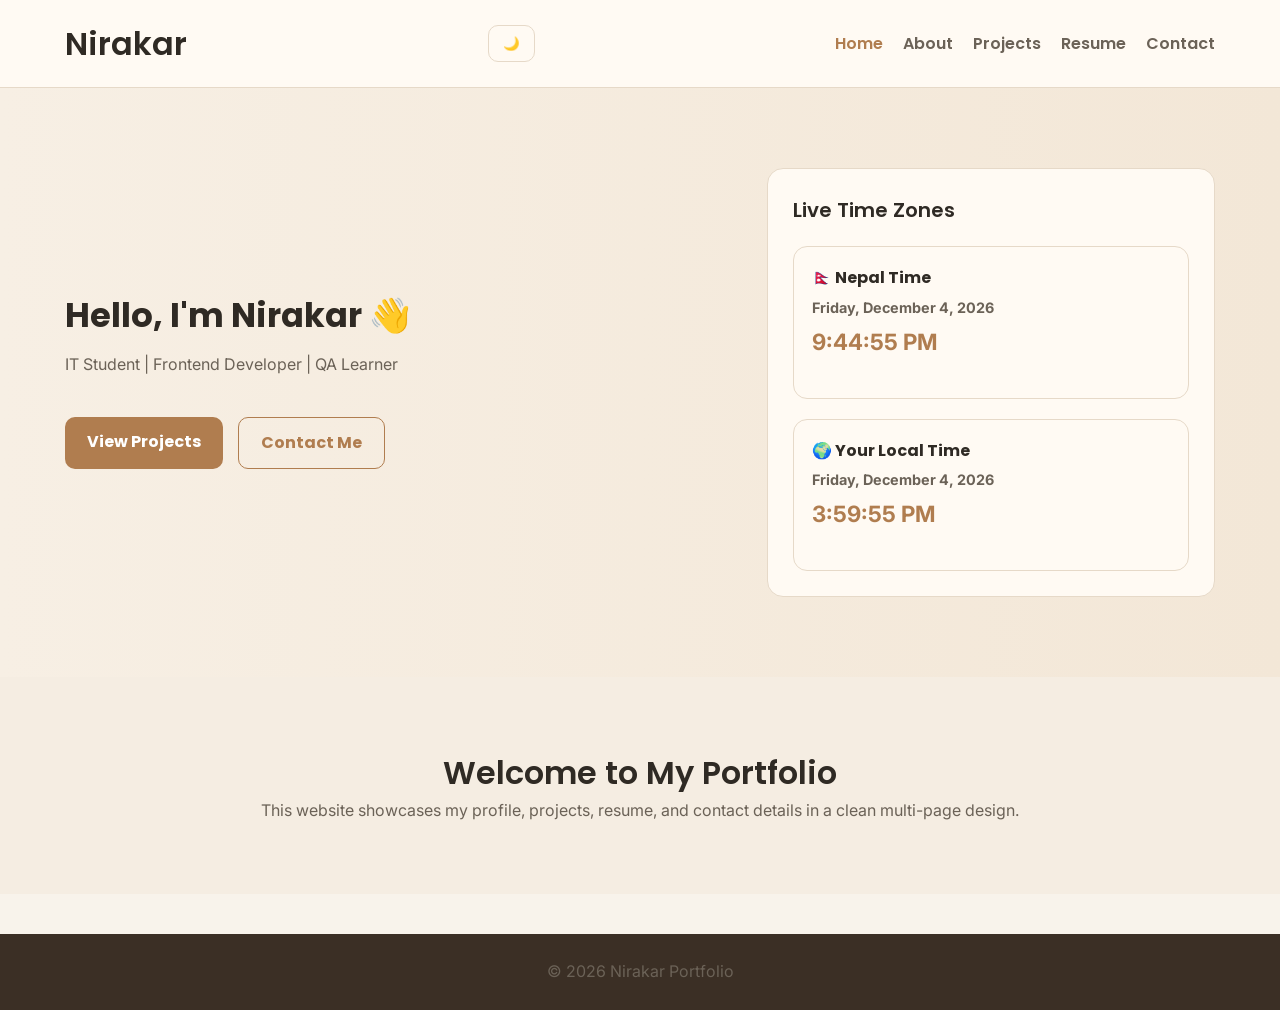
<file: index.html>
<!DOCTYPE html>
<html lang="en">
<head>
  <meta charset="UTF-8" />
  <meta name="viewport" content="width=device-width, initial-scale=1.0" />
  <title>Nirakar | Home</title>
  <link rel="preconnect" href="https://fonts.googleapis.com">
<link rel="preconnect" href="https://fonts.gstatic.com" crossorigin>
<link href="https://fonts.googleapis.com/css2?family=Inter:wght@400;500;600&family=Poppins:wght@500;600;700&display=swap" rel="stylesheet">
  <link rel="stylesheet" href="css/style.css" />
</head>
<body>
  <header class="site-header">
    <div class="container navbar">
      <h2 class="logo">Nirakar</h2>

      <div class="nav-actions">
        <button id="themeToggle" class="theme-toggle-btn" aria-label="Toggle theme">🌙</button>
        <button class="menu-toggle" id="menuToggle" aria-label="Open menu">☰</button>
      </div>

      <nav class="nav" id="navMenu">
        <a href="index.html" class="active">Home</a>
        <a href="about.html">About</a>
        <a href="projects.html">Projects</a>
        <a href="resume.html">Resume</a>
        <a href="contact.html">Contact</a>
      </nav>
    </div>
  </header>

  <main>
    <section class="hero">
      <div class="container hero-content">
        <div>
          <h1>Hello, I'm Nirakar 👋</h1>
          <p>IT Student | Frontend Developer | QA Learner</p>
          <div class="hero-buttons">
            <a href="projects.html" class="btn btn-primary">View Projects</a>
            <a href="contact.html" class="btn btn-secondary">Contact Me</a>
          </div>
        </div>

        <div class="hero-card">
  <h3>Live Time Zones</h3>

  <div class="clock-box">
    <h4>🇳🇵 Nepal Time</h4>
    <p class="date" id="nepalDate"></p>
    <p class="time" id="nepalClock">Loading...</p>
  </div>

  <div class="clock-box">
    <h4>🌍 Your Local Time</h4>
    <p class="date" id="userDate"></p>
    <p class="time" id="userClock">Loading...</p>
  </div>
</div>
    </section>

    <section class="section light-bg">
      <div class="container">
        <div class="section-title">
          <h2>Welcome to My Portfolio</h2>
          <p>This website showcases my profile, projects, resume, and contact details in a clean multi-page design.</p>
        </div>
      </div>
    </section>
  </main>

  <footer class="site-footer">
    <div class="container footer-content">
      <p>&copy; <span id="year"></span> Nirakar Portfolio</p>
    </div>
  </footer>

  <script src="js/scripts.js"></script>
</body>
</html>
</file>
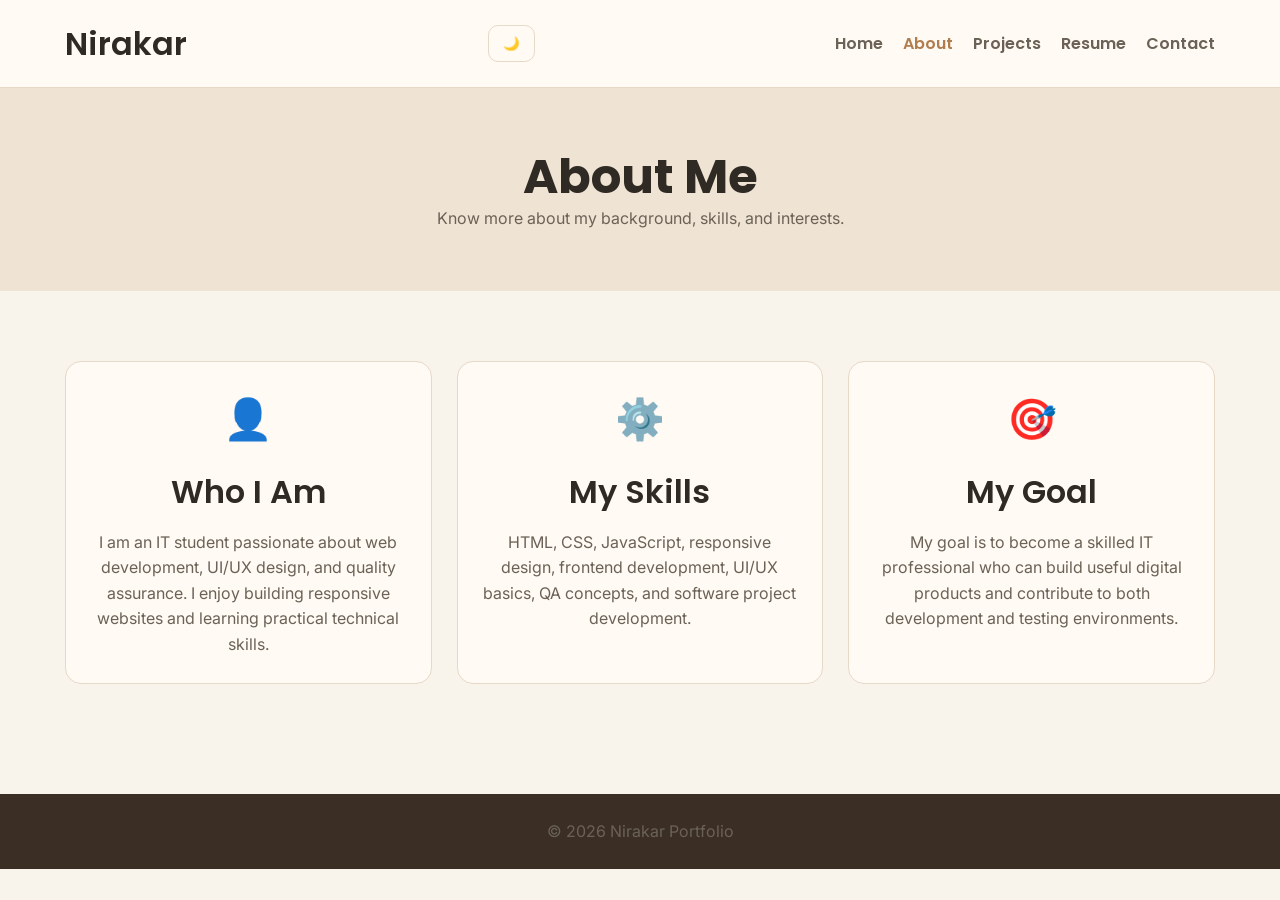
<file: about.html>
<!DOCTYPE html>
<html lang="en">
<head>
  <meta charset="UTF-8" />
  <meta name="viewport" content="width=device-width, initial-scale=1.0" />
  <title>Nirakar | About</title>
  <link rel="preconnect" href="https://fonts.googleapis.com">
<link rel="preconnect" href="https://fonts.gstatic.com" crossorigin>
<link href="https://fonts.googleapis.com/css2?family=Inter:wght@400;500;600&family=Poppins:wght@500;600;700&display=swap" rel="stylesheet">
  <link rel="stylesheet" href="css/style.css" />
</head>
<body>
  <header class="site-header">
    <div class="container navbar">
      <h2 class="logo">Nirakar</h2>

      <div class="nav-actions">
        <button id="themeToggle" class="theme-toggle-btn" aria-label="Toggle theme">🌙</button>
        <button class="menu-toggle" id="menuToggle" aria-label="Open menu">☰</button>
      </div>

      <nav class="nav" id="navMenu">
        <a href="index.html">Home</a>
        <a href="about.html" class="active">About</a>
        <a href="projects.html">Projects</a>
        <a href="resume.html">Resume</a>
        <a href="contact.html">Contact</a>
      </nav>
    </div>
  </header>

  <main>
    <section class="page-banner">
      <div class="container">
        <h1>About Me</h1>
        <p>Know more about my background, skills, and interests.</p>
      </div>
    </section>

    <section class="section">
      <div class="container grid grid-3">
        <div class="about-card">
          <div class="about-icon">👤</div>
          <h2>Who I Am</h2>
          <p>
            I am an IT student passionate about web development, UI/UX design, and quality assurance.
            I enjoy building responsive websites and learning practical technical skills.
          </p>
        </div>

        <div class="about-card">
          <div class="about-icon">⚙️</div>
          <h2>My Skills</h2>
          <p>
            HTML, CSS, JavaScript, responsive design, frontend development, UI/UX basics,
            QA concepts, and software project development.
          </p>
        </div>

        <div class="about-card">
          <div class="about-icon">🎯</div>
          <h2>My Goal</h2>
          <p>
            My goal is to become a skilled IT professional who can build useful digital products
            and contribute to both development and testing environments.
          </p>
        </div>
      </div>
    </section>
  </main>

  <footer class="site-footer">
    <div class="container footer-content">
      <p>&copy; <span id="year"></span> Nirakar Portfolio</p>
    </div>
  </footer>

  <script src="js/scripts.js"></script>
</body>
</html>
</file>
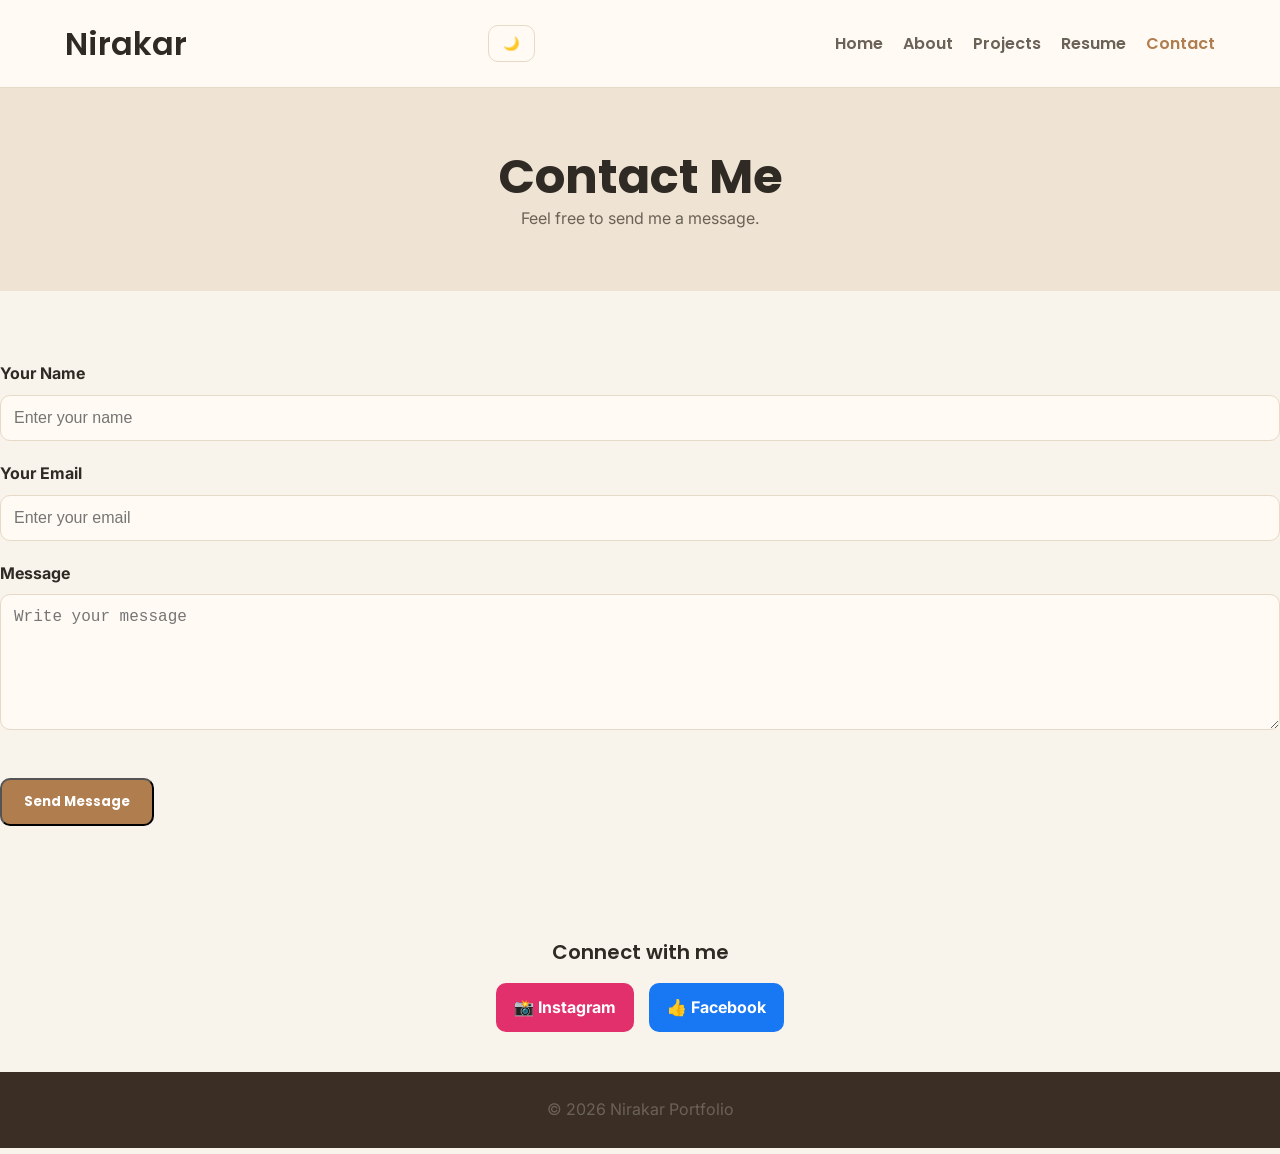
<file: contact.html>
<!DOCTYPE html>
<html lang="en">
<head>
  <meta charset="UTF-8" />
  <meta name="viewport" content="width=device-width, initial-scale=1.0" />
  <title>Nirakar | Contact</title>
  <link rel="preconnect" href="https://fonts.googleapis.com">
<link rel="preconnect" href="https://fonts.gstatic.com" crossorigin>
<link href="https://fonts.googleapis.com/css2?family=Inter:wght@400;500;600&family=Poppins:wght@500;600;700&display=swap" rel="stylesheet">
  <link rel="stylesheet" href="css/style.css" />
</head>
<body>
  <header class="site-header">
    <div class="container navbar">
      <h2 class="logo">Nirakar</h2>

      <div class="nav-actions">
        <button id="themeToggle" class="theme-toggle-btn" aria-label="Toggle theme">🌙</button>
        <button class="menu-toggle" id="menuToggle" aria-label="Open menu">☰</button>
      </div>

      <nav class="nav" id="navMenu">
        <a href="index.html">Home</a>
        <a href="about.html">About</a>
        <a href="projects.html">Projects</a>
        <a href="resume.html">Resume</a>
        <a href="contact.html" class="active">Contact</a>
      </nav>
    </div>
  </header>

  <main>
    <section class="page-banner">
      <div class="container">
        <h1>Contact Me</h1>
        <p>Feel free to send me a message.</p>
      </div>
    </section>

    <section class="section">
     <form action="https://api.web3forms.com/submit" method="POST">

  <input type="hidden" name="access_key" value="bafb6a3e-8fda-4056-96d5-217dc08590e3">

  <div class="form-group">
    <label for="name">Your Name</label>
    <input type="text" id="name" name="name" placeholder="Enter your name" required />
  </div>

  <div class="form-group">
    <label for="email">Your Email</label>
    <input type="email" id="email" name="email" placeholder="Enter your email" required />
  </div>

  <div class="form-group">
    <label for="message">Message</label>
    <textarea id="message" name="message" rows="6" placeholder="Write your message" required></textarea>
  </div>

  <button type="submit" class="btn btn-primary">Send Message</button>

</form>
      </div>
    </section>
    <div class="social-section">
  <h3>Connect with me</h3>

  <div class="social-links">
    <a href="https://instagram.com" target="_blank" class="social-btn instagram">
      📸 Instagram
    </a>

    <a href="https://facebook.com" target="_blank" class="social-btn facebook">
      👍 Facebook
    </a>
  </div>
</div>
  </main>

  <footer class="site-footer">
    <div class="container footer-content">
      <p>&copy; <span id="year"></span> Nirakar Portfolio</p>
    </div>
  </footer>

  <script src="js/scripts.js"></script>
</body>
</html>
</file>
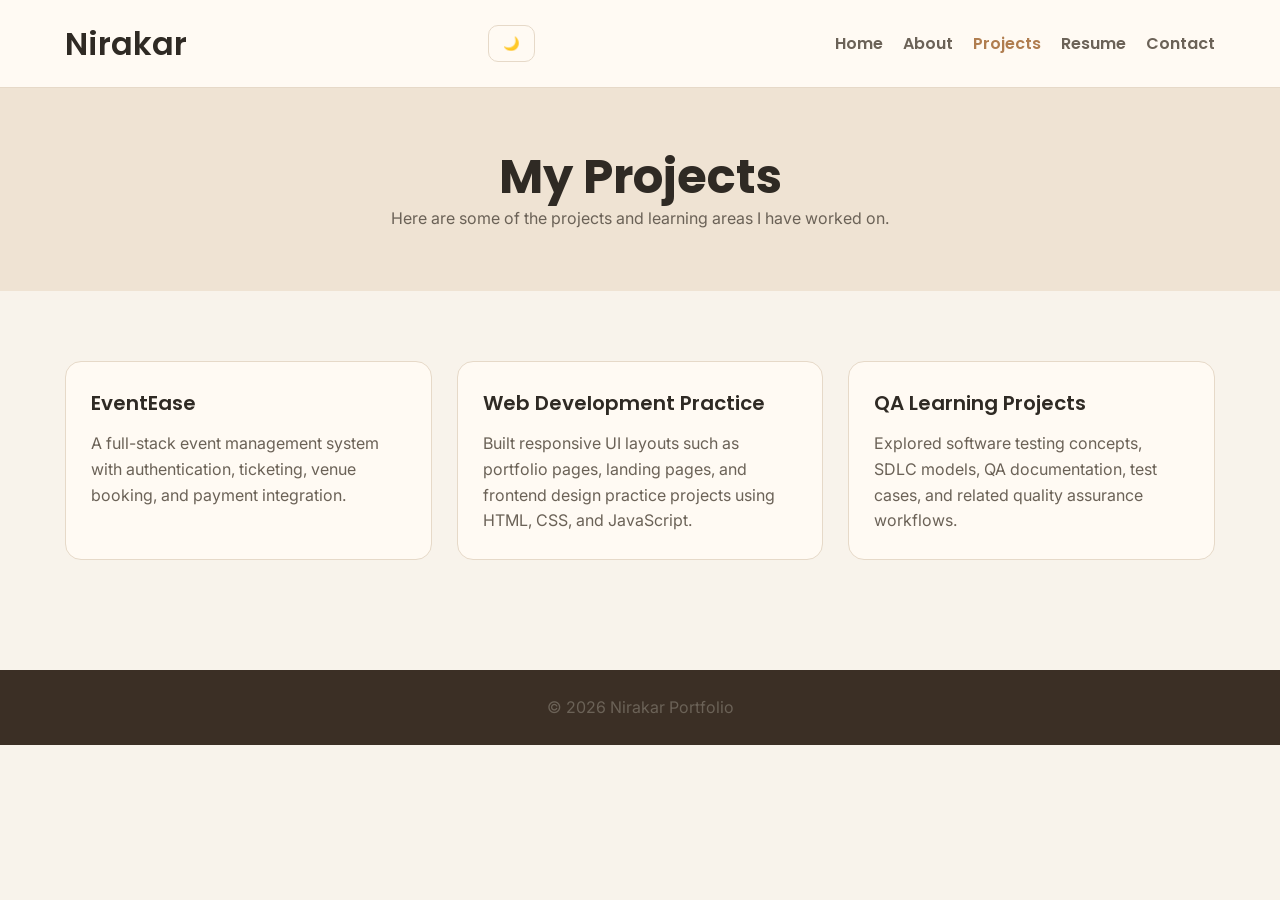
<file: projects.html>
<!DOCTYPE html>
<html lang="en">
<head>
  <meta charset="UTF-8" />
  <meta name="viewport" content="width=device-width, initial-scale=1.0" />
  <title>Nirakar | Projects</title>
  <link rel="preconnect" href="https://fonts.googleapis.com">
<link rel="preconnect" href="https://fonts.gstatic.com" crossorigin>
<link href="https://fonts.googleapis.com/css2?family=Inter:wght@400;500;600&family=Poppins:wght@500;600;700&display=swap" rel="stylesheet">
  <link rel="stylesheet" href="css/style.css" />
</head>
<body>
  <header class="site-header">
    <div class="container navbar">
      <h2 class="logo">Nirakar</h2>

      <div class="nav-actions">
        <button id="themeToggle" class="theme-toggle-btn" aria-label="Toggle theme">🌙</button>
        <button class="menu-toggle" id="menuToggle" aria-label="Open menu">☰</button>
      </div>

      <nav class="nav" id="navMenu">
        <a href="index.html">Home</a>
        <a href="about.html">About</a>
        <a href="projects.html" class="active">Projects</a>
        <a href="resume.html">Resume</a>
        <a href="contact.html">Contact</a>
      </nav>
    </div>
  </header>

  <main>
    <section class="page-banner">
      <div class="container">
        <h1>My Projects</h1>
        <p>Here are some of the projects and learning areas I have worked on.</p>
      </div>
    </section>

    <section class="section">
      <div class="container grid grid-3">
       <article class="card project-card">
  <h3>EventEase</h3>
  <p>A full-stack event management system with authentication, ticketing, venue booking, and payment integration.</p>
</article>

        <article class="card project-card">
          <h3>Web Development Practice</h3>
          <p>
            Built responsive UI layouts such as portfolio pages, landing pages,
            and frontend design practice projects using HTML, CSS, and JavaScript.
          </p>
        </article>

        <article class="card project-card">
          <h3>QA Learning Projects</h3>
          <p>
            Explored software testing concepts, SDLC models, QA documentation,
            test cases, and related quality assurance workflows.
          </p>
        </article>
      </div>
    </section>
  </main>

  <footer class="site-footer">
    <div class="container footer-content">
      <p>&copy; <span id="year"></span> Nirakar Portfolio</p>
    </div>
  </footer>

  <script src="js/scripts.js"></script>
</body>
</html>
</file>
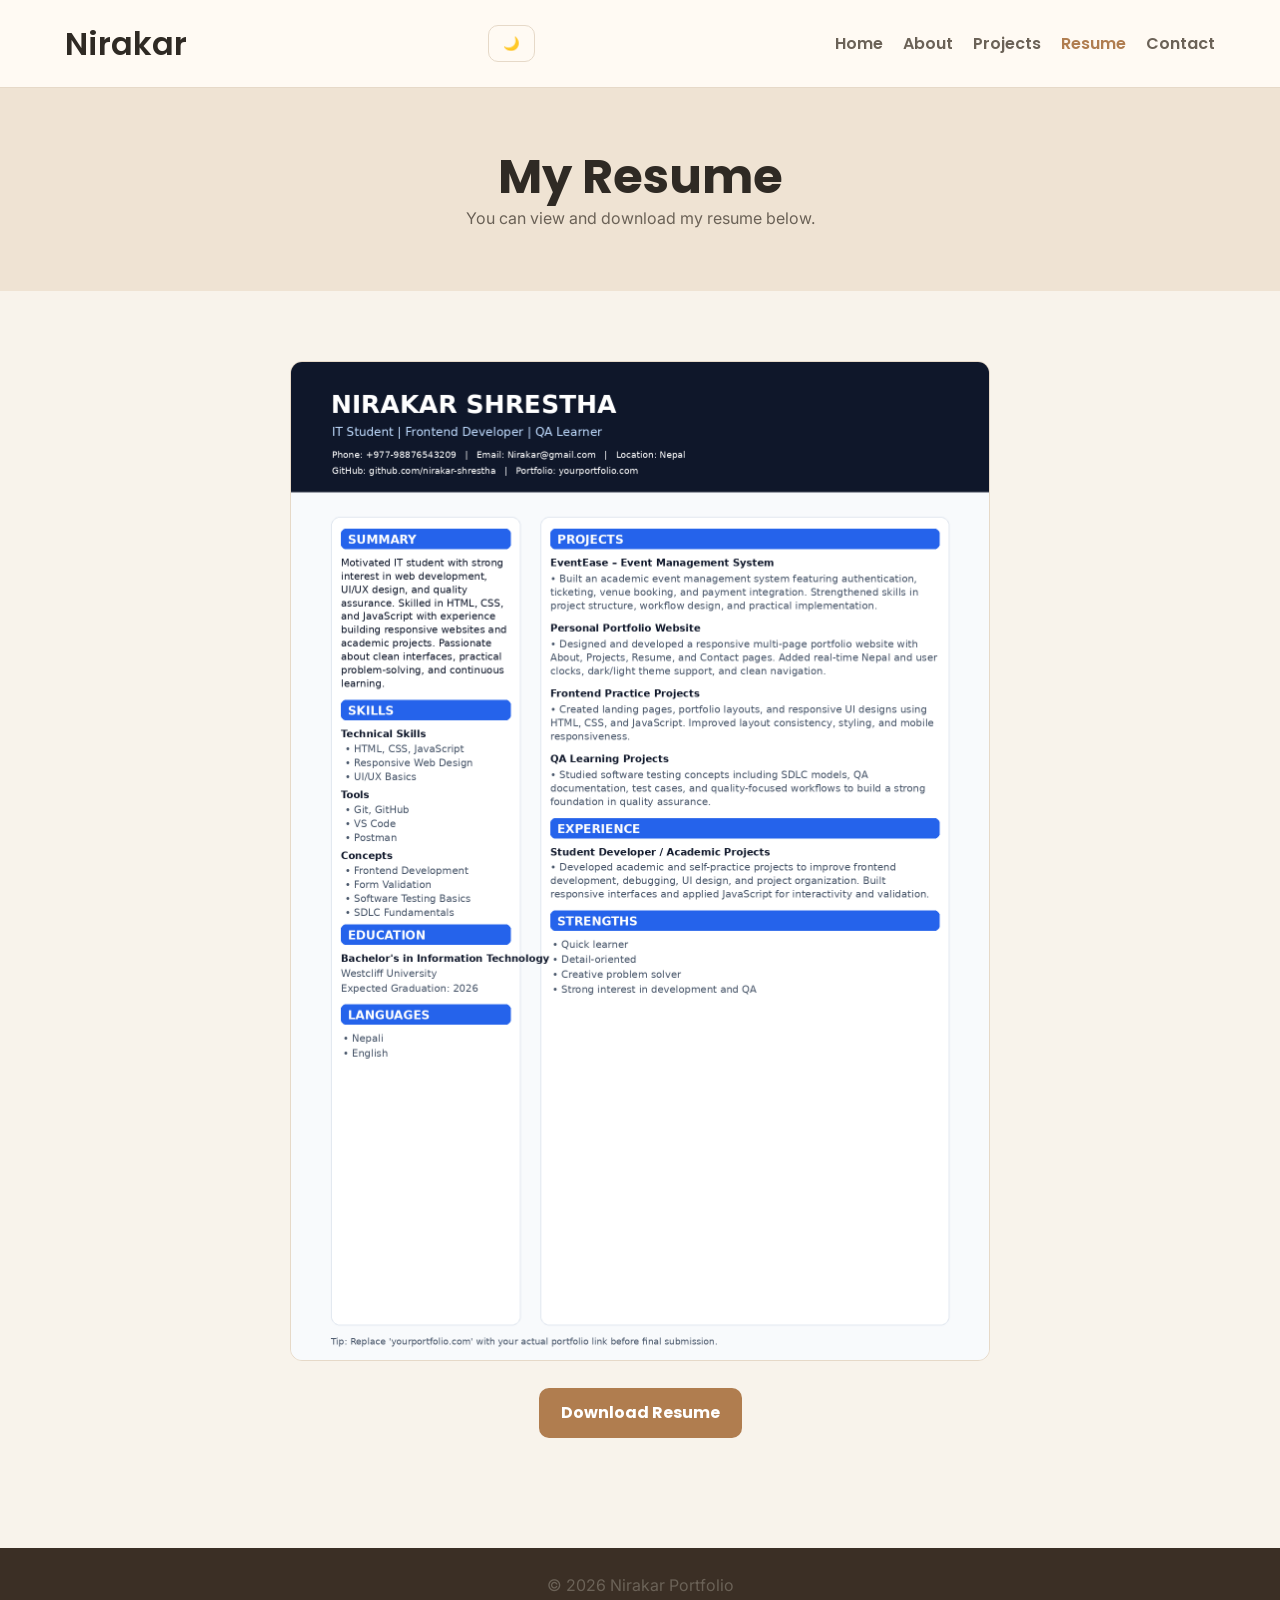
<file: resume.html>
<!DOCTYPE html>
<html lang="en">
<head>
  <meta charset="UTF-8" />
  <meta name="viewport" content="width=device-width, initial-scale=1.0" />
  <title>Nirakar | Resume</title>
  <link rel="preconnect" href="https://fonts.googleapis.com">
<link rel="preconnect" href="https://fonts.gstatic.com" crossorigin>
<link href="https://fonts.googleapis.com/css2?family=Inter:wght@400;500;600&family=Poppins:wght@500;600;700&display=swap" rel="stylesheet">
  <link rel="stylesheet" href="css/style.css" />
</head>
<body>
  <header class="site-header">
    <div class="container navbar">
      <h2 class="logo">Nirakar</h2>

      <div class="nav-actions">
        <button id="themeToggle" class="theme-toggle-btn" aria-label="Toggle theme">🌙</button>
        <button class="menu-toggle" id="menuToggle" aria-label="Open menu">☰</button>
      </div>

      <nav class="nav" id="navMenu">
        <a href="index.html">Home</a>
        <a href="about.html">About</a>
        <a href="projects.html">Projects</a>
        <a href="resume.html" class="active">Resume</a>
        <a href="contact.html">Contact</a>
      </nav>
    </div>
  </header>

  <main>
    <section class="page-banner">
      <div class="container">
        <h1>My Resume</h1>
        <p>You can view and download my resume below.</p>
      </div>
    </section>

    <section class="section">
      <div class="container resume-wrapper">
        <img src="img/nirakar_resume.png" alt="Nirakar Resume" class="resume-img" />
        <br />
        <a href="img/nirakar_resume.png" download class="btn btn-primary">Download Resume</a>
      </div>
    </section>
  </main>

  <footer class="site-footer">
    <div class="container footer-content">
      <p>&copy; <span id="year"></span> Nirakar Portfolio</p>
    </div>
  </footer>

  <script src="js/scripts.js"></script>
</body>
</html>
</file>
<file: css/style.css>
* {
  margin: 0;
  padding: 0;
  box-sizing: border-box;
}

:root {
  --bg-color: #f8f3eb;
  --text-color: #2f2a24;
  --muted-text: #6b6257;
  --card-bg: #fffaf3;
  --border-color: #e6d9c8;
  --primary: #b07d4f;
  --hero-bg: linear-gradient(to right, #f7efe4, #f3e7d7);
  --section-bg: #f5ede2;
  --banner-bg: #efe3d3;
  --footer-bg: #3b2f25;
  --footer-text: #fdf8f2;
}

body.dark-mode {
  --bg-color: #020617;
  --text-color: #f8fafc;
  --muted-text: #cbd5e1;
  --card-bg: #111827;
  --border-color: #334155;
  --primary: #60a5fa;
  --hero-bg: linear-gradient(to right, #0f172a, #111827);
  --section-bg: #0f172a;
  --banner-bg: #1e293b;
  --footer-bg: #000814;
  --footer-text: #f8fafc;
}

body {
  font-family: Arial, Helvetica, sans-serif;
  line-height: 1.6;
  background-color: var(--bg-color);
  color: var(--text-color);
  transition: background-color 0.3s ease, color 0.3s ease;
}

html {
  scroll-behavior: smooth;
}

a {
  text-decoration: none;
  color: inherit;
}

.container {
  width: 90%;
  max-width: 1150px;
  margin: 0 auto;
}

.site-header {
  background: var(--card-bg);
  border-bottom: 1px solid var(--border-color);
  position: sticky;
  top: 0;
  z-index: 1000;
}

.navbar {
  display: flex;
  align-items: center;
  justify-content: space-between;
  padding: 18px 0;
  position: relative;
}

.logo {
  color: var(--text-color);
}

.nav {
  display: flex;
  gap: 20px;
}

.nav a {
  color: var(--muted-text);
  font-weight: 600;
}

.nav a.active,
.nav a:hover {
  color: var(--primary);
}

.nav-actions {
  display: flex;
  gap: 10px;
  align-items: center;
}

.theme-toggle-btn,
.menu-toggle {
  border: 1px solid var(--border-color);
  background: var(--card-bg);
  color: var(--text-color);
  padding: 10px 14px;
  border-radius: 10px;
  cursor: pointer;
}

.menu-toggle {
  display: none;
}

.hero {
  padding: 80px 0;
  background: var(--hero-bg);
}

.hero-content {
  display: grid;
  grid-template-columns: 1.5fr 1fr;
  gap: 30px;
  align-items: center;
}

.hero h1 {
  font-size: 2.7rem;
  margin-bottom: 15px;
}

.hero p {
  color: var(--muted-text);
  margin-bottom: 20px;
}

.hero-buttons {
  display: flex;
  gap: 15px;
  flex-wrap: wrap;
}

.hero-card,
.card,
.content-card {
  background: var(--card-bg);
  border: 1px solid var(--border-color);
  padding: 25px;
  border-radius: 16px;
}

.clock-box {
  margin-top: 15px;
}

.clock-box h4 {
  margin-bottom: 5px;
}

.clock-box p {
  font-size: 1.2rem;
  font-weight: bold;
  color: var(--primary);
}

.section {
  padding: 70px 0;
}

.light-bg {
  background: var(--section-bg);
}

.page-banner {
  padding: 60px 0;
  background: var(--banner-bg);
  text-align: center;
}

.page-banner p {
  color: var(--muted-text);
}

.section-title {
  text-align: center;
}

.section-title p {
  color: var(--muted-text);
}

.grid {
  display: grid;
  gap: 25px;
}

.grid-3 {
  grid-template-columns: repeat(3, 1fr);
}

.card h3,
.content-card h2 {
  margin-bottom: 12px;
}

.card p,
.content-card p {
  color: var(--muted-text);
}

.content-card h2 {
  margin-top: 20px;
}

.resume-wrapper {
  text-align: center;
}

.resume-img {
  width: 100%;
  max-width: 700px;
  border: 1px solid var(--border-color);
  border-radius: 12px;
}

.btn {
  display: inline-block;
  padding: 12px 22px;
  border-radius: 10px;
  font-weight: bold;
  margin-top: 20px;
}

.btn-primary {
  background: var(--primary);
  color: white;
}

.btn-secondary {
  border: 1px solid var(--primary);
  color: var(--primary);
}

.form-wrapper {
  max-width: 700px;
}

.form-group {
  margin-bottom: 20px;
}

.form-group label {
  display: block;
  margin-bottom: 8px;
  font-weight: bold;
}

.form-group input,
.form-group textarea {
  width: 100%;
  padding: 13px;
  border: 1px solid var(--border-color);
  border-radius: 10px;
  font-size: 1rem;
  background: var(--card-bg);
  color: var(--text-color);
}

.error {
  color: red;
  font-size: 0.9rem;
  display: block;
  margin-top: 6px;
}

.success-message {
  color: green;
  margin-top: 15px;
  font-weight: bold;
}

.site-footer {
  padding: 25px 0;
  background: var(--footer-bg);
  color: var(--footer-text);
  margin-top: 40px;
}

.footer-content {
  display: flex;
  justify-content: center;
}

@media (max-width: 900px) {
  .grid-3 {
    grid-template-columns: 1fr;
  }

  .about-card {
    padding: 20px;
  }

  .about-icon {
    font-size: 32px;
  }
}

  .hero h1 {
    font-size: 2.1rem;
  }


@media (max-width: 768px) {
  .menu-toggle {
    display: block;
  }

  .nav {
    display: none;
    flex-direction: column;
    position: absolute;
    top: 75px;
    right: 5%;
    background: var(--card-bg);
    border: 1px solid var(--border-color);
    padding: 15px;
    border-radius: 12px;
    width: 220px;
  }

  .nav.show {
    display: flex;
  }

  .section {
    padding: 50px 0;
  }

  .hero {
    padding: 60px 0;
  }
}
.project-card {
  border: 1px solid var(--border-color);
  transition: all 0.3s ease;
}

.project-card:hover {
  border-color: var(--primary);
  transform: translateY(-6px);
  box-shadow: 0 10px 20px rgba(0, 0, 0, 0.08);
}
.hero-buttons .btn {
  transition: all 0.3s ease;
}

.hero-buttons .btn:hover {
  transform: translateY(-4px);
  box-shadow: 0 10px 20px rgba(0, 0, 0, 0.12);
}

.hero-buttons .btn-primary:hover {
  background: #1d4ed8;
}

.hero-buttons .btn-secondary:hover {
  background: var(--primary);
  color: white;
}

.about-icon {
  font-size: 40px;
  margin-bottom: 15px;
  transition: transform 0.3s ease;
}

/* Animate icon on hover */
.about-card:hover .about-icon {
  transform: scale(1.2) rotate(5deg);
}

.about-card {
  text-align: center;
}
.about-card {
  background: var(--card-bg);
  border: 1px solid var(--border-color);
  padding: 25px;
  border-radius: 16px;
  text-align: center;
  transition: all 0.3s ease;
}

.about-card:hover {
  transform: translateY(-8px) scale(1.02);
  border-color: var(--primary);
  box-shadow: 0 15px 30px rgba(0, 0, 0, 0.1);
}

.about-card h2 {
  margin-bottom: 12px;
}

.about-card p {
  color: var(--muted-text);
}

.about-icon {
  font-size: 40px;
  margin-bottom: 15px;
  transition: transform 0.3s ease;
}

.about-card:hover .about-icon {
  transform: scale(1.2) rotate(5deg);
}
.clock-box {
  margin-top: 20px;
  padding: 18px;
  border-radius: 14px;
  border: 1px solid var(--border-color);
  background: var(--card-bg);
  transition: all 0.3s ease;
}

.clock-box:hover {
  transform: translateY(-6px);
  border-color: var(--primary);
  box-shadow: 0 10px 20px rgba(0, 0, 0, 0.08);
}

.clock-box h4 {
  margin-bottom: 5px;
}

.clock-box .date {
  font-size: 0.9rem;
  color: var(--muted-text);
  margin-bottom: 5px;
}

.clock-box .time {
  font-size: 1.4rem;
  font-weight: bold;
  color: var(--primary);
}

.social-section {
  margin-top: 40px;
  text-align: center;
}

.social-links {
  margin-top: 15px;
  display: flex;
  justify-content: center;
  gap: 15px;
  flex-wrap: wrap;
}

.social-btn {
  padding: 12px 18px;
  border-radius: 10px;
  font-weight: bold;
  text-decoration: none;
  transition: all 0.3s ease;
  color: white;
}

/* Instagram */
.social-btn.instagram {
  background: #e1306c;
}

.social-btn.instagram:hover {
  background: #c8235d;
  transform: translateY(-4px);
}

/* Facebook */
.social-btn.facebook {
  background: #1877f2;
}

.social-btn.facebook:hover {
  background: #0f5dc2;
  transform: translateY(-4px);
}
body {
  font-family: 'Inter', sans-serif;
  line-height: 1.6;
  background-color: var(--bg-color);
  color: var(--text-color);
  transition: background-color 0.3s ease, color 0.3s ease;
}
h1, h2, h3, h4, h5, h6,
.logo,
.nav a,
.btn {
  font-family: 'Poppins', sans-serif;
}
h1 {
  font-size: 3rem;
  font-weight: 700;
  line-height: 1.2;
}

h2 {
  font-size: 2rem;
  font-weight: 600;
}

h3 {
  font-size: 1.25rem;
  font-weight: 600;
}
p {
  font-size: 1rem;
  color: var(--muted-text);
}
</file>
